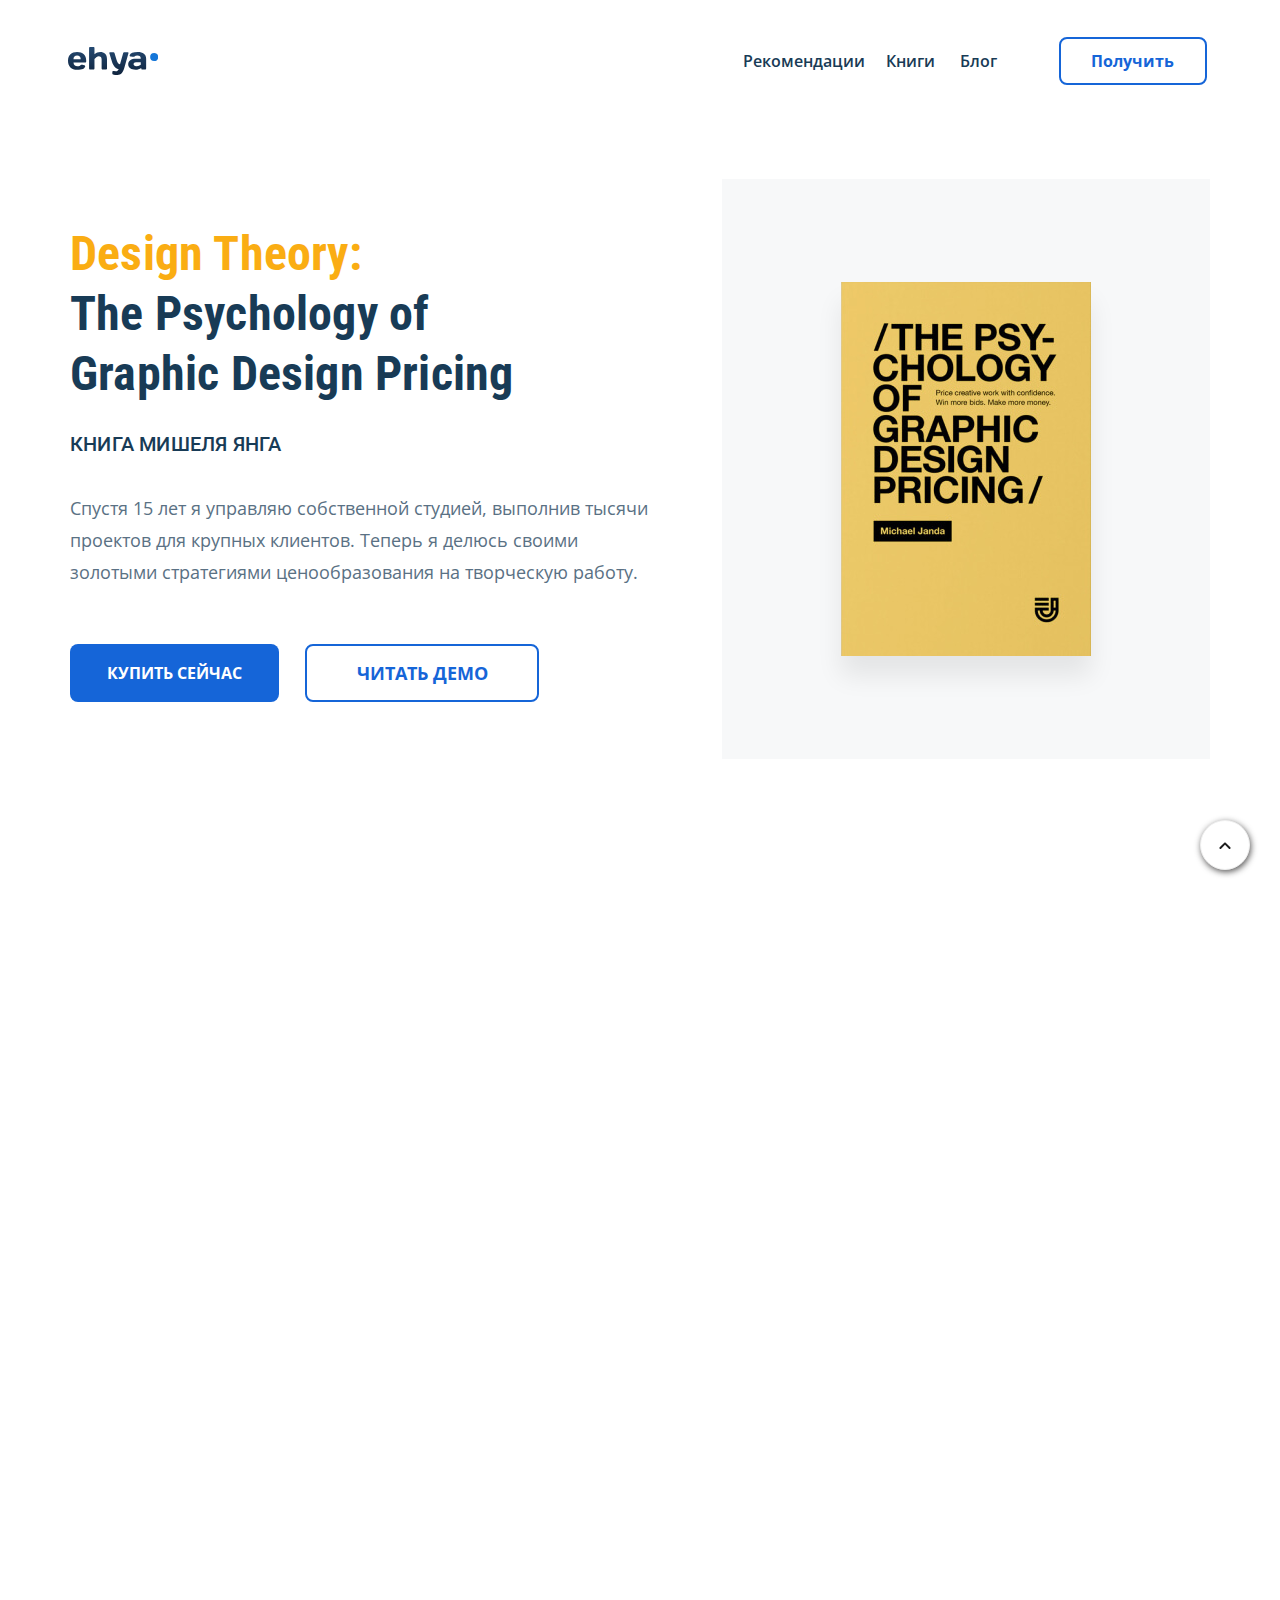
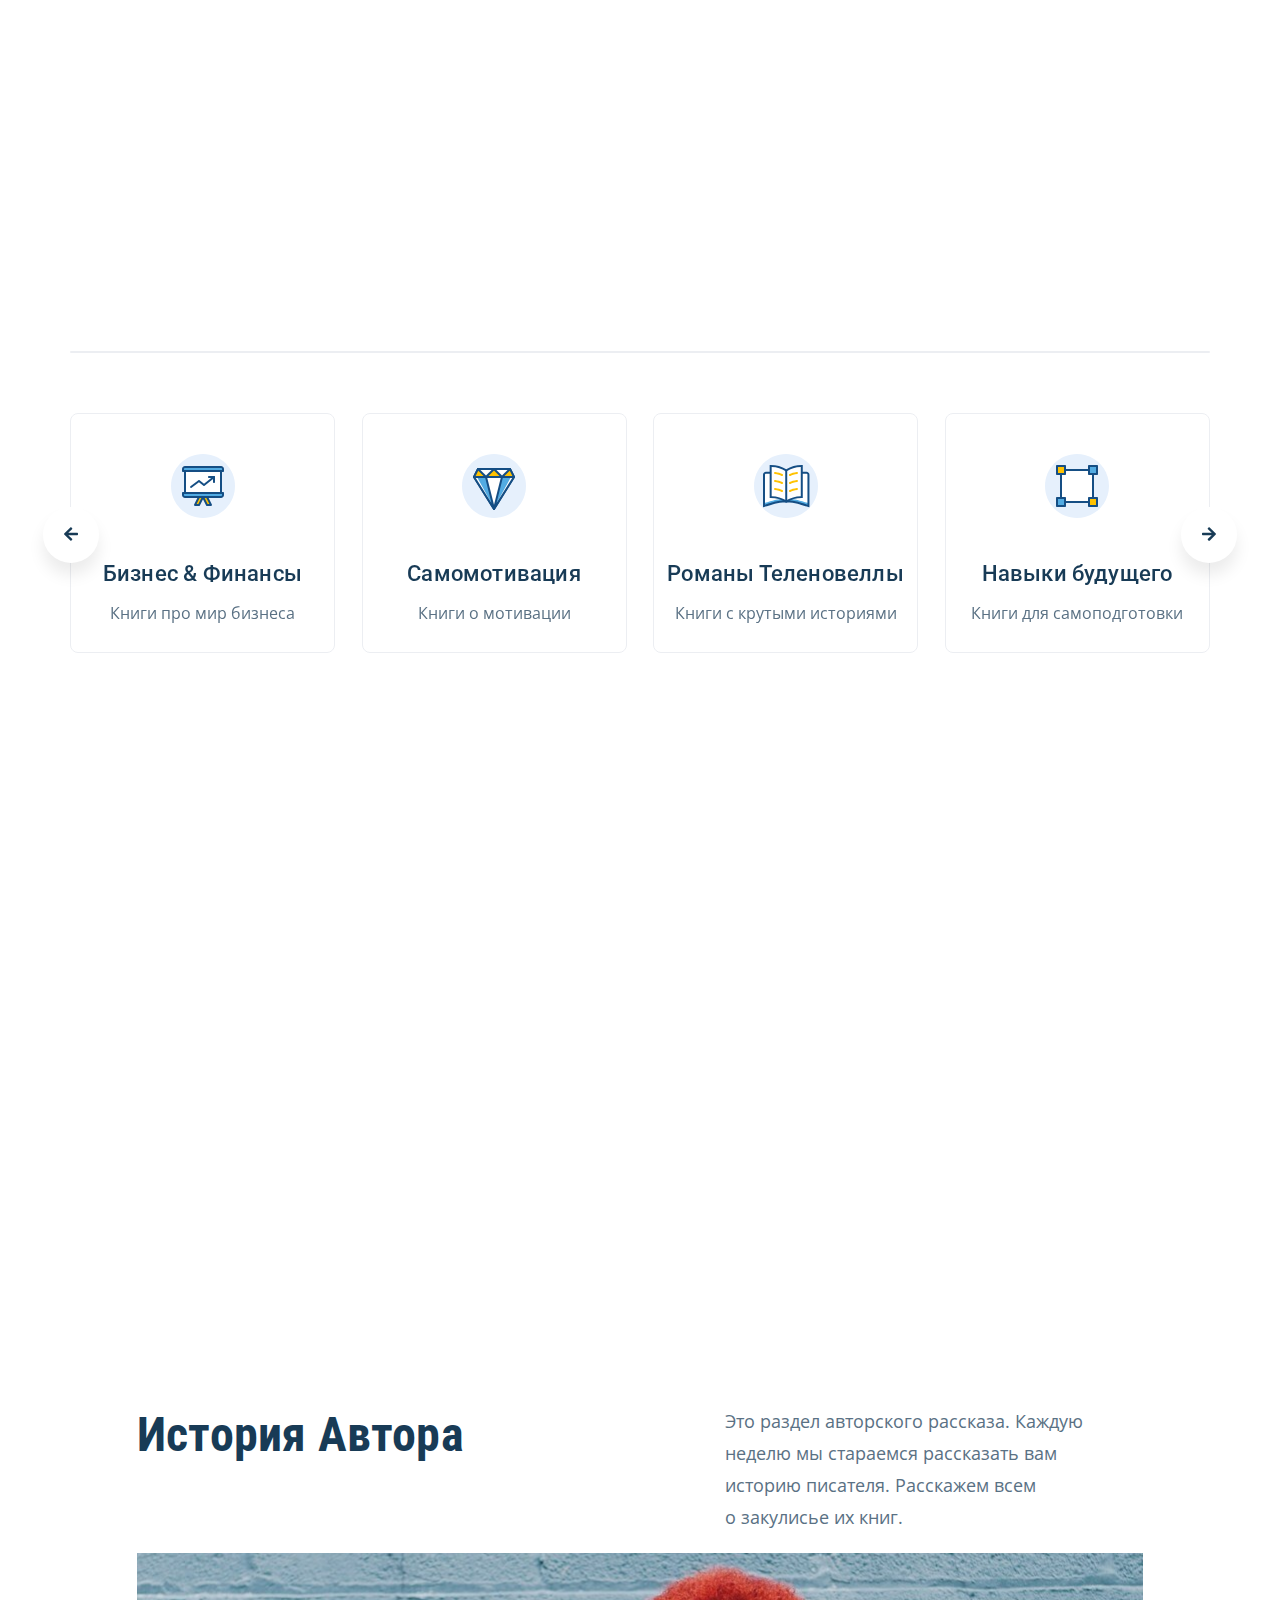
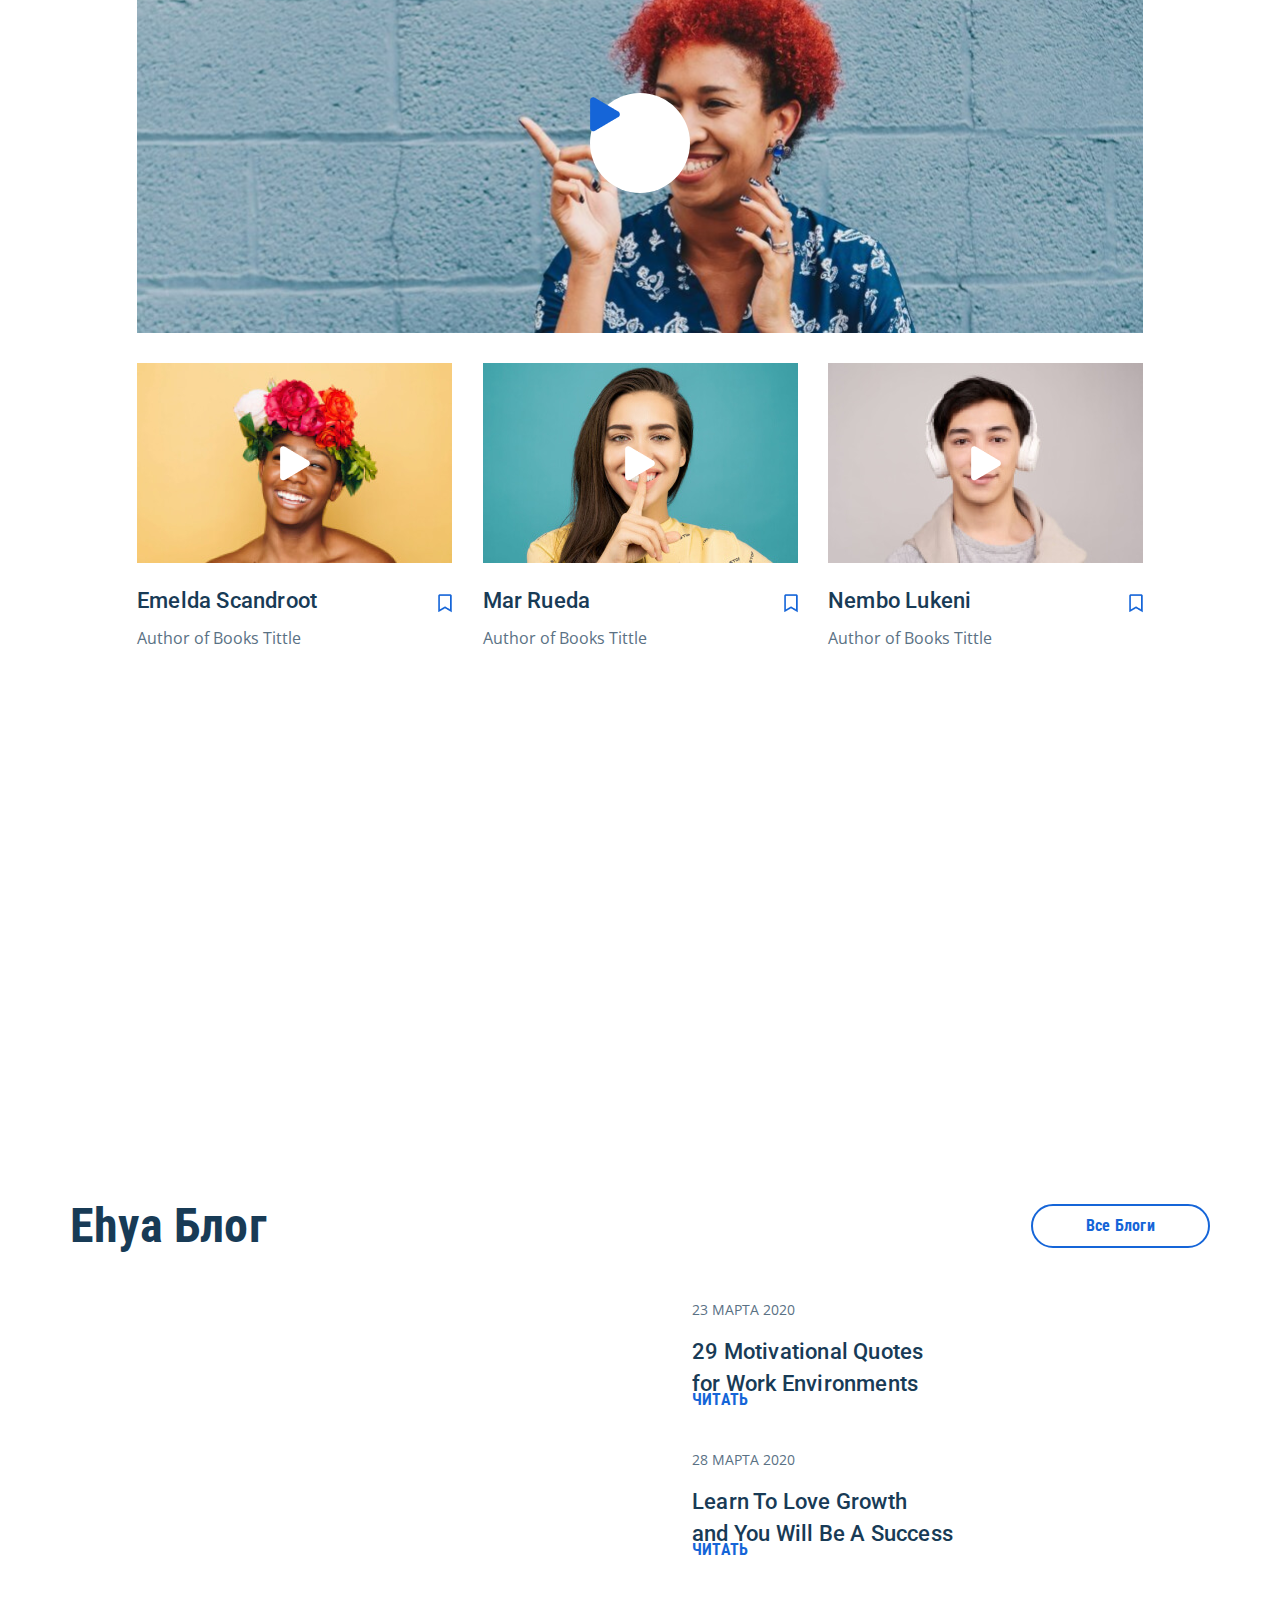
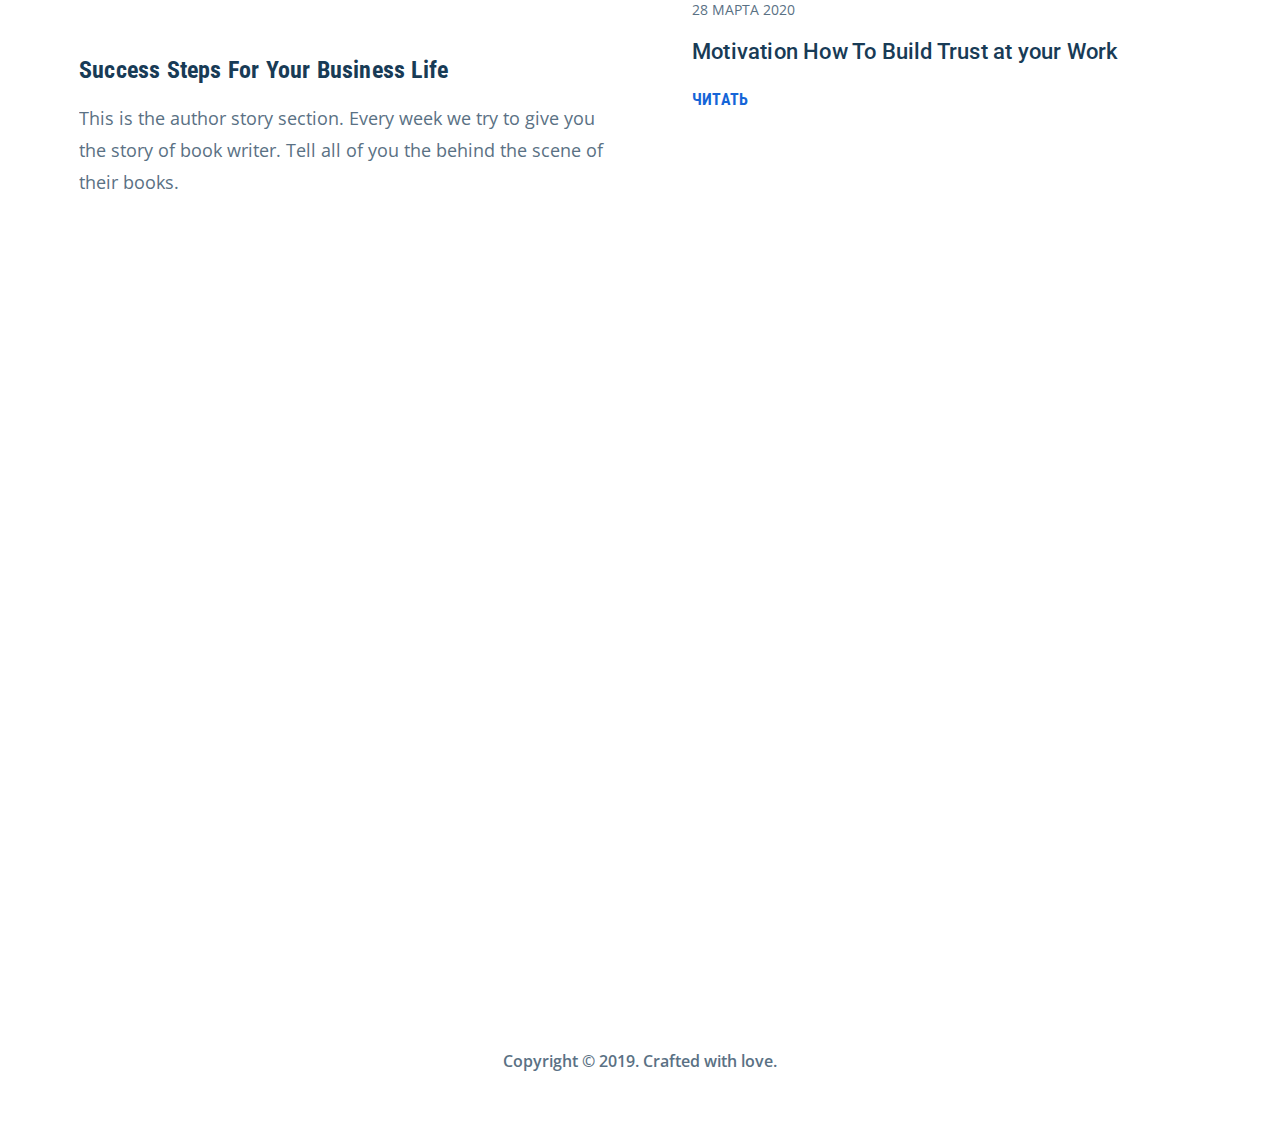
<file: index.html>
<!DOCTYPE html>
<html lang="ru">
<head>
  <meta charset="UTF-8">
  <meta http-equiv="X-UA-Compatible" content="IE=edge">
  <meta name="viewport" content="width=device-width, initial-scale=1.0">
  <title>Bookstore: Главная страница</title>
  <link rel="shortcut icon" href="img/favicon.ico" type="image/x-icon">
  <link rel="icon" href="img/favicon.ico" type="image/x-icon">
  <link rel="preconnect" href="https://fonts.gstatic.com">
  <link
    href="https://fonts.googleapis.com/css2?family=Open+Sans:wght@400;600;700&family=Roboto+Condensed:wght@700&family=Roboto:wght@400;500&display=swap"
    rel="stylesheet">
  <link rel="stylesheet" href="css/aos.css">
  <link rel="stylesheet" href="css/jquery.fancybox.min.css">
  <link rel="stylesheet" href="css/swiper-bundle.min.css">
  <link rel="stylesheet" href="css/style.css">
</head>
<body>
  <!-- Шапка сайта -->
  <header id="header" class="header header--mobile">
    <div class="container">
      <div class="navbar">
        <a id="header" href="#" class="logo navbar-logo">
          <img src="img/logo.svg" alt="Logo: Ehya" class="logo__image navbar-logo__image">
        </a>
        <div class="navbar-menu">
          <a class="link navbar-menu__item navbar-menu__item--first" href="#recommendations">Рекомендации</a>
          <a class="link navbar-menu__item" href="#book">Книги</a>
          <a class="link navbar-menu__item navbar-menu__item--position" href="#blog">Блог</a>
          <button data-toggle="modal" class="button navbar-menu__button">Получить</button>
        </div>
        <!-- /.navbar-menu -->
        <div class="navnar-button">
          <button class="menu-button menu-button-mobile">
            <span class="menu-button__line"></span>
            <span class="menu-button__line"></span>
            <span class="menu-button__line"></span>
          </button>
        </div>
        <!-- /.navnar-button -->
      </div>
      <!-- /.navbar -->
    </div>
    <!-- /.container -->
  </header>
  <!-- /.header -->
  <div class="about">
    <div class="container">
      <div class="about-wrapper">
        <div class="about-info">
          <h1 class="about-info__title"><span class="about-info__name">Design Theory:</span><br class="about-info__br">
          The Psychology of
          Graphic Design Pricing</h1>
          <h4 class="about-info__autor">Книга Мишеля Янга</h4>
          <p class="about-info__text">Спустя 15 лет я управляю собственной студией, выполнив тысячи проектов для крупных клиентов. Теперь я делюсь своими
          золотыми стратегиями ценообразования на творческую работу.
          
          </p>
          <div class="about-info__wrapper">
            <a href="https://cutt.ly/Ynk0QHu" class="button about-info__button-primary about-info__link" target="_blank">Купить сейчас</a>
            <a href="https://michaeljanda.com/psychopricing/" class="button about-info__button-outline about-info__link" target="_blank">Читать демо</a>
          </div>
          <!-- /.about-info__wrapper -->
        </div>
        <!-- /.about-info -->
        <div class="about-book">
          <span class="about-book__backgraund"></span>
          <img data-aos="zoom-in-up" src="img/book-title.jpg" alt="Image: Book - Design Theory" class="about-book__img">
        </div>
        <!-- /.about-book -->
      </div>
      <!-- /.about-wrapper -->
    </div>
    <!-- /.container -->
  </div>
  <!-- /.about -->
  <div class="recommendations">
    <div class="container">
      <div class="recommendations-wrapper">
        <div data-aos="fade-up" data-aos-duration="300" class="recommendations-info">
          <h2 class="recommendations-info__title">Рекомендации<a id="recommendations"></a></h2>
          <!-- Первая карточка -->
          <div class="recommendations-info__block">
          <div class="recommendations-info__item recommendations-info__item--first">
            <img loading=lazy src="img/item/book-1.jpg" alt="Icon: Book" class="recommendations-info__img">
            <div class="recommendations-info__info">
              <h3 class="recommendations-info__name">The World of
                Abstract Art</h3>
              <span class="recommendations-info__genres">Art & Design</span>
              <span class="recommendations-info__price">$25.00</span>
              <div class="recommendations-info__wrapper">
                <button class="recommendations-info__button">Купить
                </button>
                <button class="recommendations-info__fovorites">
                  <!-- <img src="img/heart.png" alt="Icon: Favorites" class="recommendations-info__icon"> -->
                </button>
              </div>
              <!-- /.recommendations-info__wrapper -->
            </div>
            <!-- /.recommendations-info__info -->
          </div>
          <!-- /.recommendations-info__item -->
          <!-- Вторая карточка -->
          <div class="recommendations-info__item recommendations-info__item--second">
            <img loading=lazy src="img/item/book-2.jpg" alt="Icon: Book" class="recommendations-info__img">
            <div class="recommendations-info__info">
              <h3 class="recommendations-info__name">Educated :
                <br>a Memoir</h3>
              <span class="recommendations-info__genres">Education</span>
              <span class="recommendations-info__price">$28.00</span>
              <div class="recommendations-info__wrapper">
                <button class="recommendations-info__button">Купить
                </button>
                <button  id="favorites-5" class="recommendations-info__fovorites">
                </button>
              </div>
              <!-- /.recommendations-info__wrapper -->
            </div>
            <!-- /.recommendations-info__info -->
          </div>
          <!-- /.recommendations-info__item -->
          <!-- Третья карточка -->
          <div class="recommendations-info__item recommendations-info__item--third">
            <img loading=lazy src="img/item/book-3.jpg" alt="Icon: Book" class="recommendations-info__img">
            <div class="recommendations-info__info">
              <h3 class="recommendations-info__name">The Blue
                Flowers Ray…</h3>
              <span class="recommendations-info__genres">Novel</span>
              <span class="recommendations-info__price">$19.50</span>
              <div class="recommendations-info__wrapper">
                <button class="recommendations-info__button">Купить
                </button>
                <button id="favorites-6" class="recommendations-info__fovorites">
                </button>
              </div>
              <!-- /.recommendations-info__wrapper -->
            </div>
            <!-- /.recommendations-info__info -->
          </div>
          <!-- /.recommendations-info__item -->
          <!-- Четвертая карточка -->
          <div class="recommendations-info__item recommendations-info__item--fourth">
            <img loading=lazy src="img/item/book-4.jpg" alt="Icon: Book" class="recommendations-info__img">
            <div class="recommendations-info__info">
              <h3 class="recommendations-info__name">There There :<br>
                a Novel by TO</h3>
              <span class="recommendations-info__genres">Novel</span>
              <span class="recommendations-info__price">$20.00</span>
              <div class="recommendations-info__wrapper">
                <button class="recommendations-info__button">Купить
                </button>
                <button class="recommendations-info__fovorites">
                </button>
              </div>
              <!-- /.recommendations-info__wrapper -->
            </div>
            <!-- /.recommendations-info__info -->
          </div>
          <!-- /.recommendations-info__item -->
          <!-- Пятая карточка -->
          <div class="recommendations-info__item recommendations-info__item--fifth">
            <img loading=lazy src="img/item/book-5.jpg" alt="Icon: Book" class="recommendations-info__img">
            <div class="recommendations-info__info">
              <h3 class="recommendations-info__name">WMNDFL :
                <br>The Inspiration</h3>
              <span class="recommendations-info__genres">Business</span>
              <span class="recommendations-info__price">$23.00</span>
              <div class="recommendations-info__wrapper">
                <button class="recommendations-info__button">Купить
                </button>
                <button class="recommendations-info__fovorites">
                </button>
              </div>
              <!-- /.recommendations-info__wrapper -->
            </div>
            <!-- /.recommendations-info__info -->
          </div>
          <!-- /.recommendations-info__item -->
          <!-- Шестая карточка -->
          <div class="recommendations-info__item recommendations-info__item--sixth">
            <img loading=lazy src="img/item/book-6.jpg" alt="Icon: Book" class="recommendations-info__img">
            <div class="recommendations-info__info">
              <h3 class="recommendations-info__name">Making<br>
                Things Happen</h3>
              <span class="recommendations-info__genres">Motivation</span>
              <span class="recommendations-info__price">$23.00</span>
              <div class="recommendations-info__wrapper">
                <button class="recommendations-info__button">Купить
                </button>
                <button class="recommendations-info__fovorites">
                </button>
              </div>
              <!-- /.recommendations-info__wrapper -->
            </div>
            <!-- /.recommendations-info__info -->
          </div>
          <!-- /.recommendations-info__item -->
          </div>
          <!-- /.recommendations-info__block -->
          <button class="link recommendations-info__button-more">Больше рекомендаций</button>
        </div>
        <!-- /.recommendations-info -->
        <div data-aos="fade-up" data-aos-duration="500" class="recommendations-top">
          <h2 class="recommendations-top__title">Топ Месяца</h2>
          <div class="recommendations-top__wrapper">
            <span class="recommendations-top__backgraund"></span>
            <div class="recommendations-top__item">
              <img loading=lazy src="img/item/book-top-1.jpg" alt="Icon: Book" class="recommendations-top__img">
              <div class="recommendations-top__info">
                <h3 class="recommendations-top__name">Sprint : Solve,
                Test in 5 Days</h3>
                <span class="recommendations-top__price">$23.00</span>
                <button class="recommendations-top__button">Купить
                </button>
              </div>
              <!-- /.recommendations-top__info -->
            </div>
            <!-- /.recommendations-top__item -->
            <div class="recommendations-top__item">
              <img loading=lazy src="img/item/book-top-2.jpg" alt="Icon: Book" class="recommendations-top__img">
              <div class="recommendations-top__info">
                <h3 class="recommendations-top__name">Hacking Growth
                Break Problem</h3>
                <span class="recommendations-top__price">$23.00</span>
                <button class="recommendations-top__button">Купить
                </button>
              </div>
              <!-- /.recommendations-top__info -->
            </div>
            <!-- /.recommendations-top__item -->
            <div class="recommendations-top__item">
              <img loading=lazy src="img/item/book-top-3.jpg" alt="Icon: Book" class="recommendations-top__img">
              <div class="recommendations-top__info">
                <h3 class="recommendations-top__name">Very Nice a
                Novel by Mercy</h3>
                <span class="recommendations-top__price">$23.00</span>
                <button class="recommendations-top__button">Купить
                </button>
              </div>
              <!-- /.recommendations-top__info -->
            </div>
            <!-- /.recommendations-top__item -->
            <div class="recommendations-top__item">
              <img loading=lazy src="img/item/book-top-4.jpg" alt="Icon: Book" class="recommendations-top__img">
              <div class="recommendations-top__info">
                <h3 class="recommendations-top__name">Hooked : How to
                Build Products</h3>
                <span class="recommendations-top__price">$23.00</span>
                <button class="recommendations-top__button">Купить
                </button>
              </div>
              <!-- /.recommendations-top__info -->
            </div>
            <!-- /.recommendations-top__item -->
            <span class="recommendations-top__line"></span>
            <button class="link recommendations-top__button-best">Лучшие книги</button>
          </div>
          <!-- /.recommendations-top__wrapper -->
        </div>
        <!-- /.recommendations-top -->
      </div>
      <!-- /.recommendations-wrapper -->
      <div class="recommendations-bottom">
        <div class="recommendations-bottom__line"></div>
      </div>
      <!-- /.recommendations-line -->
    </div>
    <!-- /.container -->
  </div>
  <!-- /.recommendations -->
  <div class="genres">
    <div class="container">
      <div class="genres-wrapper">
        <div class="swiper-container mySwiper genres-container">
          <div class="swiper-wrapper genres-swiper">
            <div class="swiper-slide genres-swiper__slide">
              <div class="genres-swiper__item">
                <img loading=lazy src="img/icon-genres-1.svg" alt="" class="genres-swiper__img">
                <h3 class="genres-swiper__title">Бизнес & Финансы</h3>
                <span class="genres-swiper__text">Книги про мир бизнеса</span>
              </div>
            </div>
            <div class="swiper-slide genres-swiper__slide">
              <div class="genres-swiper__item">
                <img loading=lazy src="img/icon-genres-2.svg" alt="" class="genres-swiper__img">
                <h3 class="genres-swiper__title">Самомотивация</h3>
                <span class="genres-swiper__text">Книги о мотивации</span>
              </div>
            </div>
            <div class="swiper-slide genres-swiper__slide">
              <div class="genres-swiper__item">
                <img loading=lazy src="img/icon-genres-3.svg" alt="" class="genres-swiper__img">
                <h3 class="genres-swiper__title">Романы Теленовеллы</h3>
                <span class="genres-swiper__text">Книги с крутыми историями</span>
              </div>
            </div>
            <div class="swiper-slide genres-swiper__slide">
              <div class="genres-swiper__item">
                <img loading=lazy src="img/icon-genres-4.svg" alt="" class="genres-swiper__img">
                <h3 class="genres-swiper__title">Навыки будущего</h3>
                <span class="genres-swiper__text">Книги для самоподготовки</span>
              </div>
            </div>
            <div class="swiper-slide genres-swiper__slide genres-swiper__slide-mobile">
              <div class="genres-swiper__item">
                <img loading=lazy src="img/icon-genres-1.svg" alt="" class="genres-swiper__img">
                <h3 class="genres-swiper__title">Саморазвитие</h3>
                <span class="genres-swiper__text">Книги о саморазвитии</span>
              </div>
            </div>
          </div>
        </div>
        <div class="swiper-container mySwiper genres-container mobile-swiper">
          <div class="swiper-wrapper genres-swiper">
            <div class="swiper-slide genres-swiper__slide">
              <div class="genres-swiper__item">
                <img loading=lazy src="img/icon-genres-3.svg" alt="" class="genres-swiper__img">
                <h3 class="genres-swiper__title">Романы Теленовеллы</h3>
                <span class="genres-swiper__text">Книги с крутыми историями</span>
              </div>
            </div>
            <div class="swiper-slide genres-swiper__slide">
              <div class="genres-swiper__item">
                <img loading=lazy src="img/icon-genres-4.svg" alt="" class="genres-swiper__img">
                <h3 class="genres-swiper__title">Навыки будущего</h3>
                <span class="genres-swiper__text">Книги для самоподготовки</span>
              </div>
            </div>
            <div class="swiper-slide genres-swiper__slide">
              <div class="genres-swiper__item">
                <img loading=lazy src="img/icon-genres-2.svg" alt="" class="genres-swiper__img">
                <h3 class="genres-swiper__title">Самомотивация</h3>
                <span class="genres-swiper__text">Книги о мотивации</span>
              </div>
            </div>
            <div class="swiper-slide genres-swiper__slide">
              <div class="genres-swiper__item">
                <img loading=lazy src="img/icon-genres-1.svg" alt="" class="genres-swiper__img">
                <h3 class="genres-swiper__title">Бизнес & Финансы</h3>
                <span class="genres-swiper__text">Книги про мир бизнеса</span>
              </div>
            </div>
          </div>
        </div>
      </div>
      <div class="genres-bottom">
        <button tabindex="-1" class="swiper-button-disabled genres-bottom__button genres-bottom__button-prev">
          <img class="genres-bottom__button-img genres-bottom__button-img-prev" src="img/arrow.svg" alt="">
        </button>
        <button class="genres-bottom__button genres-bottom__button-next">
          <img class="genres-bottom__button-img" src="img/arrow.svg" alt="">
        </button>
      </div>
      <!-- /.genres-bottom -->
    </div>
    <!-- /.container -->
  </div>
  <!-- /.genres -->
  <div data-aos-duration="400" data-aos="fade-up" class="unreleased">
    <div class="container">
      <div class="unreleased-wrapper">
        <div class="unreleased-wrapper__top">
          <h2 class="unreleased-wrapper__title">Неизданные книги<a id="book"></a></h2>
          <div class="unreleased-wrapper__button">
            <button class="unreleased-wrapper__prev">
              <img class="unreleased-wrapper__icon" src="img/arrow-prev.png" alt="">
            </button>
            <button class="unreleased-wrapper__next">
              <img class="unreleased-wrapper__icon" src="img/arrow-next.png" alt="">
            </button>
          </div>
          <!-- /.unreleased-wrapper__button -->
        </div>
        <div class="swiper-container mySwiper unreleased-container">
          <div class="swiper-wrapper unreleased-swiper">
            <div class="swiper-slide unreleased-swiper__slide">
              <a href="#" class="unreleased-swiper__link">
                <img loading=lazy src="img/item/unreleased-1.jpg" alt="" class="unreleased-swiper__img">
              </a>
            </div>
            <div class="swiper-slide unreleased-swiper__slide">
              <a href="#" class="unreleased-swiper__link">
                <img loading=lazy src="img/item/unreleased-2.jpg" alt="" class="unreleased-swiper__img">
              </a>
            </div>
            <div class="swiper-slide unreleased-swiper__slide">
              <a href="#" class="unreleased-swiper__link">
                <img loading=lazy src="img/item/unreleased-3.jpg" alt="" class="unreleased-swiper__img">
              </a>
            </div>
            <div class="swiper-slide unreleased-swiper__slide">
              <a href="#" class="unreleased-swiper__link">
                <img loading=lazy src="img/item/unreleased-4.jpg" alt="" class="unreleased-swiper__img">
              </a>
            </div>
            <div class="swiper-slide unreleased-swiper__slide">
              <a href="#" class="unreleased-swiper__link">
                <img loading=lazy src="img/item/unreleased-5.jpg" alt="" class="unreleased-swiper__img">
              </a>
            </div>
            <div class="swiper-slide unreleased-swiper__slide">
              <a href="#" class="unreleased-swiper__link">
                <img loading=lazy src="img/item/unreleased-6.jpg" alt="" class="unreleased-swiper__img">
              </a>
            </div>
            <div class="swiper-slide unreleased-swiper__slide">
              <a href="#" class="unreleased-swiper__link">
                <img loading=lazy src="img/item/unreleased-7.jpg" alt="" class="unreleased-swiper__img">
              </a>
            </div>
            <div class="swiper-slide unreleased-swiper__slide">
              <a href="#" class="unreleased-swiper__link">
                <img loading=lazy src="img/item/unreleased-8.jpg" alt="" class="unreleased-swiper__img">
              </a>
            </div>
          </div>
          <!-- /.unreleased-swiper -->
        </div>
        <!-- /.unreleased-container -->
      </div>
      <!-- /.unreleased-wrapper -->
    </div>
    <!-- /.container -->
  </div>
  <!-- /.unreleased -->
  <div class="story">
    <div class="container">
      <div class="story-wrapper">
        <div class="story-wrapper__top">
          <h2 class="story-wrapper__title">История Автора</h2>
          <p class="story-wrapper__description">Это раздел авторского рассказа. Каждую неделю мы стараемся рассказать вам историю писателя. Расскажем всем <br>
          о закулисье их книг.</p>
        </div>
        <!-- /.story-wrapper__top -->
        <div class="story-wrapper__video">
          <div class="story-wrapper__item story-wrapper__item--top">
            <a data-fancybox href="https://youtu.be/5kq-PzyUlMs" class="story-wrapper__play story-wrapper__play--top">
              <img src="img/video/play-top.png" alt="" class="story-wrapper__icon story-wrapper__icon--top">
            </a>
          </div>
          <!-- /.story-wrapper__item-central -->
          <div class="story-wrapper__container">
            <div class="story-wrapper__item story-wrapper__item--left">
              <a data-fancybox href="https://youtu.be/HabyPSr68TI" class="story-wrapper__play">
                <img src="img/video/play.png" alt="" class="story-wrapper__icon">
              </a>
            </div>
            <div class="story-wrapper__info">
              <h3 class="story-wrapper__autor">Emelda Scandroot</h3>
              <button class="story-wrapper__favorites">
                <img src="img/video/favorites.png" alt="" class="story-wrapper__favorites-icon">
              </button>
              <p class="story-wrapper__text">Author of Books Tittle</p>
            </div>
            <!-- /.story-wrapper__item -->
          </div>
          <div class="story-wrapper__container">
            <div class="story-wrapper__item story-wrapper__item--central">
              <a data-fancybox href="https://youtu.be/zu_9yWNo0nU" class="story-wrapper__play">
                <img src="img/video/play.png" alt="" class="story-wrapper__icon">
              </a>
            </div>
            <div class="story-wrapper__info">
              <h3 class="story-wrapper__autor">Mar Rueda</h3>
              <button class="story-wrapper__favorites">
                <img src="img/video/favorites.png" alt="" class="story-wrapper__favorites-icon">
              </button>
              <p class="story-wrapper__text">Author of Books Tittle</p>
            </div>
            <!-- /.story-wrapper__item -->
          </div>
          <div class="story-wrapper__container story-wrapper__container--mobile">
            <div class="story-wrapper__item story-wrapper__item--right">
              <a data-fancybox href="https://youtu.be/c1G7Qiuv17s" class="story-wrapper__play">
                <img src="img/video/play.png" alt="" class="story-wrapper__icon">
              </a>
            </div>
            <div class="story-wrapper__info">
              <h3 class="story-wrapper__autor">Nembo Lukeni</h3>
              <button class="story-wrapper__favorites">
                <img src="img/video/favorites.png" alt="" class="story-wrapper__favorites-icon">
              </button>
              <p class="story-wrapper__text">Author of Books Tittle</p>
            </div>
            <!-- /.story-wrapper__item -->
          </div>
          <!-- /.story-wrapper__container -->
        </div>
        <!-- /.story-wrapper__video -->
      </div>
      <!-- /.story-wrapper -->
    </div>
    <!-- /.container -->
  </div>
  <!-- /.story -->

  <div data-aos-duration="400" data-aos="fade-up"    class="publishers">
    <div class="container">
      <div class="publishers-container">
        <h3 class="publishers-container__title">Некоторые из издателей, с которыми мы сотрудничали</h3>
        <div class="publishers-wrapper">
          <div class="publishers-wrapper__top">
            <a target="_blank" href="https://slack.com/intl/en-ua/" class="publishers-wrapper__link">
              <img loading=lazy src="img/publishers/slack.png" alt="" class="publishers-wrapper__icon publishers-wrapper__icon--slack">
            </a>
            <a target="_blank" href="https://www.netflix.com/ua-ru/" class="publishers-wrapper__link">
              <img loading=lazy src="img/publishers/netflix.png" alt="" class="publishers-wrapper__icon publishers-wrapper__icon--netflix">
            </a>
            <a target="_blank" href="https://www.fitbit.com/global/us/home" class="publishers-wrapper__link">
              <img loading=lazy src="img/publishers/fitbit.png" alt="" class="publishers-wrapper__icon publishers-wrapper__icon--fitbit">
            </a>
            <a target="_blank" href="https://about.google/intl/ru/" class="publishers-wrapper__link">
              <img loading=lazy src="img/publishers/google.png" alt="" class="publishers-wrapper__icon publishers-wrapper__icon--google">
            </a>
            <a target="_blank" href="https://www.airbnb.ru/" class="publishers-wrapper__link">
              <img loading=lazy src="img/publishers/airbnb.png" alt="" class="publishers-wrapper__icon publishers-wrapper__icon--airbnb">
            </a>
            <a target="_blank" href="https://www.uber.com/ua/ru/" class="publishers-wrapper__link">
              <img loading=lazy src="img/publishers/uber.png" alt="" class="publishers-wrapper__icon publishers-wrapper__icon--uber">
            </a>
          </div>
          <!-- /.publishers-wrapper__top -->
          <div class="publishers-wrapper__bottom">
            <a target="_blank" href="https://www.netflix.com/ua-ru/" class="publishers-wrapper__link">
              <img loading=lazy src="img/publishers/netflix.png" alt="" class="publishers-wrapper__icon">
            </a>
            <a target="_blank" href="https://www.airbnb.ru/" class="publishers-wrapper__link">
              <img loading=lazy src="img/publishers/airbnb.png" alt="" class="publishers-wrapper__icon">
            </a>
            <a target="_blank" href="https://slack.com/intl/en-ua/" class="publishers-wrapper__link">
              <img loading=lazy src="img/publishers/slack.png" alt="" class="publishers-wrapper__icon">
            </a>
            <a target="_blank" href="https://www.uber.com/ua/ru/" class="publishers-wrapper__link">
              <img loading=lazy src="img/publishers/uber.png" alt="" class="publishers-wrapper__icon">
            </a>
            <a target="_blank" href="https://www.fitbit.com/global/us/home" class="publishers-wrapper__link">
              <img loading=lazy src="img/publishers/fitbit.png" alt="" class="publishers-wrapper__icon">
            </a>
            <a target="_blank" href="https://about.google/intl/ru/" class="publishers-wrapper__link">
              <img loading=lazy src="img/publishers/google.png" alt="" class="publishers-wrapper__icon">
            </a>
          </div>
          <!-- /.publishers-wrapper__bottom -->
        </div>
        <!-- /.publishers-wrapper -->
      </div>
      <!-- /.publishers-container -->
    </div>
    <!-- /.container -->
  </div>
  <!-- /.publishers -->

  <div class="blog">
    <div class="container">
      <div class="blog-wrapper">
        <div class="blog-wrapper__top">
          <h2 class="blog-wrapper__title">Ehya Блог<a id="blog"></a></h2>
          <a href="#" class="blog-wrapper__button">Все Блоги</a>
        </div>
        <!-- /.blog-wrapper__top -->
        <div class="blog-wrapper__central">
          <img loading=lazy src="img/blog/central.jpg" alt="" class="news blog-wrapper__img blog-wrapper__img--central">
          <h3 class="news blog-wrapper__news-title blog-wrapper__news-title--central">Success Steps For Your Business Life</h3>
          <p class="blog-wrapper__text">This is the author story section. Every week we try to give you the story of book writer. Tell all of you the behind the
          scene of their books.</p>
        </div>
        <!-- /.blog-wrapper__central -->
        <div class="blog-wrapper__other">
          <div class="blog-wrapper__item">
            <img loading=lazy src="img/blog/news-1.jpg" alt="" class="news blog-wrapper__img">
            <div class="blog-wrapper__info">
              <span class="blog-wrapper__data">23 марта 2020</span>
              <h3 class="news blog-wrapper__news-title blog-wrapper__news-title--first">29 Motivational Quotes
              for Work Environments</h3>
              <a target="_blank" href="#" class="link blog-wrapper__link">Читать</a>
            </div>
          </div>
          <!-- /.blog-wrapper__item -->
          <div class="blog-wrapper__item">
            <img loading=lazy src="img/blog/news-2.jpg" alt="" class="news blog-wrapper__img">
            <div class="blog-wrapper__info">
              <span class="blog-wrapper__data">28 марта 2020</span>
              <h3 class="news blog-wrapper__news-title">Learn To Love Growth<br> and You Will Be A Success</h3>
              <a target="_blank" href="#" class="link blog-wrapper__link">Читать</a>
            </div>
          </div>
          <!-- /.blog-wrapper__item -->
          <div class="blog-wrapper__item">
            <img loading=lazy src="img/blog/news-3.jpg" alt="" class="news blog-wrapper__img">
            <div class="blog-wrapper__info">
              <span class="blog-wrapper__data">28 марта 2020</span>
              <h3 class="news blog-wrapper__news-title">Motivation How To Build
              Trust at your Work</h3>
              <a target="_blank" href="#" class="link blog-wrapper__link">Читать</a>
            </div>
          </div>
          <!-- /.blog-wrapper__item -->
        </div>
        <!-- /.blog-wrapper__other -->
        
      </div>
      <!-- /.blog-wrapper -->
    </div>
    <!-- /.container -->
  </div>
  <!-- /.blog -->

  <div data-aos-duration="400" data-aos="fade-up"  class="registration">
    <div class="container">
      <div class="registration-container">
        <div class="registration-wrapper">
          <div class="oval registration-wrapper__oval registration-wrapper__oval--first"></div>
          <div class="oval registration-wrapper__oval registration-wrapper__oval--second"></div>
          <div class="oval-background registration-wrapper__background"></div>
          <h2 class="registration-wrapper__title">Будь первым, кто узнает<br class="registration-wrapper__br"> о наших акциях</h2>
          <form action="send.php" method="POST" class="subscribe registration-wrapper__subscribe subscribe-form">
            <img loading=lazy src="img/mail.png" alt="" class="registration-wrapper__img">
            <input type="email" placeholder="Ваш Email" class="registration-wrapper__input subscribe__input" name="email"
              required style="color: #333333">
            <button name="button-form" value="mail" class="subscribe__button registration-wrapper__button"
              type="submit">Регистрация</button>
          </form>
        </div>
        <!-- /.registration-wrapper -->
      </div>
      <!-- /.registration-container -->
    </div>
    <!-- /.container -->
  </div>
  <!-- /.registration -->
  <div class="footer">
    <div class="container">
      <div class="footer-wrapper">
        <div data-aos-duration="200" data-aos="fade-up" class="footer-wrapper__info">
          <a href="#" class="logo footer-wrapper__logo">
            <img loading=lazy src="img/logo.svg" alt="Logo: Ehya" class="logo__image footer-wrapper__image">
          </a>
          <p class="footer-wrapper__text">Создайте современный и креативный веб-сайт с crealand</p>
          <div class="footer-wrapper__links">
            <a target="_blank" href="https://about.google/" class="footer-wrapper__social">
              <img loading=lazy src="img/google.png" alt="" class="footer-wrapper__icon">
            </a>
            <a target="_blank" href="https://twitter.com/?lang=ru"  class="footer-wrapper__social">
              <img loading=lazy src="img/twitter.png" alt="" class="footer-wrapper__icon">
            </a>
            <a target="_blank" href="https://www.instagram.com/?hl=ru"   class="footer-wrapper__social">
              <img loading=lazy src="img/instagram.png" alt="" class="footer-wrapper__icon">
            </a>
            <a target="_blank" href="https://ru.linkedin.com/"   class="footer-wrapper__social">
              <img loading=lazy src="img/in.png" alt="" class="footer-wrapper__icon">
            </a>
          </div>
        </div>
        <!-- /.footer-wrapper__info -->
        <div data-aos-duration="300" data-aos="fade-up" class="footer-wrapper__item">
          <h3 class="footer-wrapper__title">Продукт</h3>
          <a target="_blank" href="#" class="link footer-wrapper__link">Лэндинг</a>
          <a target="_blank" href="#" class="link footer-wrapper__link">Функции</a>
          <a target="_blank" href="#" class="link footer-wrapper__link">Документация</a>
          <a target="_blank" href="#" class="link footer-wrapper__link">Скидки</a>
          <a target="_blank" href="#" class="link footer-wrapper__link">Расценки</a>
        </div>
        <!-- /.footer-wrapper__item -->
        <div data-aos-duration="400" data-aos="fade-up" class="footer-wrapper__item">
          <h3 class="footer-wrapper__title">Сервисы</h3>
          <a target="_blank" href="#" class="link footer-wrapper__link">Документация</a>
          <a target="_blank" href="#" class="link footer-wrapper__link">Дизайн</a>
          <a target="_blank" href="#" class="link footer-wrapper__link">Темы</a>
          <a target="_blank" href="#" class="link footer-wrapper__link">Илюстрации</a>
          <a target="_blank" href="#" class="link footer-wrapper__link">UI Kit</a>
        </div>
        <!-- /.footer-wrapper__item -->
        <div data-aos-duration="500" data-aos="fade-up" class="footer-wrapper__item">
          <h3 class="footer-wrapper__title">Компания</h3>
          <a target="_blank" href="#" class="link footer-wrapper__link">О нас</a>
          <a target="_blank" href="#" class="link footer-wrapper__link">Условия</a>
          <a target="_blank" href="#" class="link footer-wrapper__link">Privacy Policy</a>
          <a target="_blank" href="#" class="link footer-wrapper__link">Careers</a>
        </div>
        <!-- /.footer-wrapper__item -->
        <div data-aos-duration="600" data-aos="fade-up" class="footer-wrapper__item">
          <h3 class="footer-wrapper__title">Еще..</h3>
          <a target="_blank" href="#" class="link footer-wrapper__link">Документация</a>
          <a target="_blank" href="#" class="link footer-wrapper__link">Лицензия</a>
          <a target="_blank" href="#" class="link footer-wrapper__link">Изменения</a>
        </div>
        <!-- /.footer-wrapper__item -->
      </div>
      <!-- /.footer-wrapper -->
      <div class="footer-bottom">
        <button data-aos="zoom-in" class="footer-bottom__button">
          <img src="img/heart-bottom.png" alt="" class="footer-bottom__img">
        </button>
        <p class="footer-bottom__text">Copyright © 2019. Crafted with love.</p>
      </div>
      <!-- /.footer-bottom -->
    </div>
    <!-- /.container -->
  </div>
  <!-- /.footer -->

  <a href="#header" class="return-top">
    <img src="img/return.svg" alt="Вверх">
  </a>

  <div class="modal">
    <div class="modal__overlay close-modal">
  
    </div>
    <!-- /.modal__overlay -->
    <div class="modal__dialog">
      <a href="#" class="modal__close close-modal"><img src="img/close.svg" alt="Icon: Close" loading=lazy>
      </a>
      <h3 class="modal__title">Получить консультацию:</h3>
      <form action="send.php" method="POST" onsubmit="send(event, 'send.php')" class="modal__form">
        <input type="text" class="input modal__input" placeholder="Ваше имя*" name="name" required minlength="2">
        <input type="tel" class="input modal__input" placeholder="Номер телефона*" name="phone" required minlength="18">
        <input type="email" placeholder="Электронная почта*" class="input modal__input" name="email" required>
        <textarea class="message modal__message" placeholder="Здесь можете задать интересующий вас вопрос" name="message"></textarea>
        <button name="button-form" value="modal" class="button modal__button" type="submit">Получить</button>
        <span class="modal__info">* Обязательно</span>
      </form>
    </div>
    <!-- /.modal__dialog -->
  </div>
  <!-- /.modal -->
  
  <script src="https://www.youtube.com/iframe_api"></script>
  <script src="js/jquery-3.6.0.min.js"></script>
  <script src="js/jquery.validate.min.js"></script>
  <script src="js/jquery.mask.min.js"></script>
  <script src="js/jquery.fancybox.min.js"></script>
  <script src="js/aos.js"></script>
  <script src="js/swiper-bundle.min.js"></script>
  <script src="js/main.js"></script>
</body>
</html>
</file>
<file: css/style.css>
/*! normalize.css v8.0.1 | MIT License | github.com/necolas/normalize.css */html{line-height:1.15;-webkit-text-size-adjust:100%}body{margin:0}main{display:block}h1{font-size:2em;margin:.67em 0}hr{box-sizing:content-box;height:0;overflow:visible}pre{font-family:monospace,monospace;font-size:1em}a{background-color:transparent}abbr[title]{border-bottom:none;text-decoration:underline;-webkit-text-decoration:underline dotted;text-decoration:underline dotted}b,strong{font-weight:bolder}code,kbd,samp{font-family:monospace,monospace;font-size:1em}small{font-size:80%}sub,sup{font-size:75%;line-height:0;position:relative;vertical-align:baseline}sub{bottom:-0.25em}sup{top:-0.5em}img{border-style:none}button,input,optgroup,select,textarea{font-family:inherit;font-size:100%;line-height:1.15;margin:0}button,input{overflow:visible}button,select{text-transform:none}button,[type=button],[type=reset],[type=submit]{-webkit-appearance:button}button::-moz-focus-inner,[type=button]::-moz-focus-inner,[type=reset]::-moz-focus-inner,[type=submit]::-moz-focus-inner{border-style:none;padding:0}button:-moz-focusring,[type=button]:-moz-focusring,[type=reset]:-moz-focusring,[type=submit]:-moz-focusring{outline:1px dotted ButtonText}fieldset{padding:.35em .75em .625em}legend{box-sizing:border-box;color:inherit;display:table;max-width:100%;padding:0;white-space:normal}progress{vertical-align:baseline}textarea{overflow:auto}[type=checkbox],[type=radio]{box-sizing:border-box;padding:0}[type=number]::-webkit-inner-spin-button,[type=number]::-webkit-outer-spin-button{height:auto}[type=search]{-webkit-appearance:textfield;outline-offset:-2px}[type=search]::-webkit-search-decoration{-webkit-appearance:none}::-webkit-file-upload-button{-webkit-appearance:button;font:inherit}details{display:block}summary{display:list-item}template{display:none}[hidden]{display:none}*{box-sizing:border-box}img{margin:0;max-width:100%}li{list-style-type:none}body{font-family:"Open Sans",sans-serif}.container{max-width:1140px;margin:auto}.button{font-family:"Open Sans",sans-serif;cursor:pointer}h1,h2,h3,h4,p{margin:0}button,input,a{outline:none}.invalid{color:#fff}.subscribe-form{position:relative}.subscribe-invalid{position:absolute;bottom:-20px;color:#fff}.return-top{position:fixed;z-index:100;display:flex;justify-content:center;align-items:center;width:50px;height:50px;bottom:30px;right:30px;padding:17px 18px;box-shadow:1px 2px 6px rgba(31,30,30,.747);border-radius:50%;border:1px solid #eee;background-color:#fff}.navbar{display:flex;justify-content:space-between;align-items:center;padding-top:37px;padding-bottom:25px}.navbar-logo{height:28px;margin-left:-2px}.navbar-logo__image{height:100%}.navbar-button{display:none}.navbar-menu{display:flex;align-items:center;order:1}.navbar-menu__item{font-family:"Open Sans",sans-serif;font-style:normal;font-weight:600;font-size:16px;line-height:22px;text-decoration:none;color:#183b56;margin-right:25px}.navbar-menu__item:first-child{margin-right:21px}.navbar-menu__item--position{margin-right:0}.navbar-menu__button{background-color:transparent;border:2px solid #1565d8;border-radius:8px;color:#1565d8;text-align:center;font-style:normal;font-weight:bold;font-size:16px;line-height:22px;height:48px;width:148px;margin-right:3px;margin-left:62px}.menu-button-mobile{display:none}.about{padding-top:69px}.about-wrapper{display:flex;justify-content:space-between}.about-info{display:flex;flex-direction:column;width:585px;min-height:478px;margin-top:45px}.about-info__title{font-family:"Roboto Condensed",sans-serif;max-width:444px;font-style:normal;font-weight:bold;font-size:48px;line-height:60px;letter-spacing:.2px;color:#183b56}.about-info__name{color:#faad13}.about-info__autor{font-family:"Roboto",sans-serif;text-transform:uppercase;font-style:normal;font-weight:500;font-size:20px;line-height:24px;letter-spacing:.2px;color:#183b56;margin-top:28px}.about-info__text{color:#5a7184;margin-top:36px;width:100%;height:136px;font-style:normal;font-weight:normal;font-size:18px;line-height:32px;overflow:auto}.about-info__wrapper{display:flex;margin-top:16px}.about-info__button-primary{display:flex;justify-content:center;align-items:center;background-color:#1565d8;border:none;border-radius:8px;padding:0 20px;text-align:center;font-size:16px;min-width:209px;height:58px;color:#fff;margin-right:26px}.about-info__button-outline{display:flex;justify-content:center;align-items:center;background-color:transparent;border:2px solid #1565d8;border-radius:8px;padding:0 20px;text-align:center;font-size:18px;min-width:234px;height:58px;color:#1565d8}.about-info__link{text-decoration:none;text-transform:uppercase;font-style:normal;font-weight:bold;line-height:25px}.about-book{position:relative;padding:103px 0;width:488px;height:580px;display:flex;justify-content:center;align-items:center}.about-book__backgraund{position:absolute;left:0;right:0;top:0;bottom:0;background-color:#b3bac5;opacity:.1}.about-book__img{position:absolute;-o-object-fit:cover;object-fit:cover;z-index:2;box-shadow:0px 20px 24px rgba(0,0,0,.08)}.recommendations{padding-top:100px}.recommendations-wrapper{display:flex}.recommendations-info{width:748px}.recommendations-info__block{display:flex;flex-wrap:wrap;justify-content:space-between;margin-top:30px}.recommendations-info__title{font-family:"Roboto Condensed",sans-serif;font-style:normal;font-weight:bold;font-size:32px;line-height:40px;letter-spacing:.2px;color:#183b56}.recommendations-info__item{padding:11px;border:1px solid #eceef2;border-radius:8px;width:358px;height:260px;display:flex;margin-bottom:32px}.recommendations-info__img{min-width:160px;height:238px;border-radius:8px;-o-object-fit:cover;object-fit:cover}.recommendations-info__info{display:flex;margin-left:20px;flex-direction:column}.recommendations-info__name{width:152px;font-family:"Roboto",sans-serif;font-style:normal;font-weight:500;font-size:22px;line-height:32px;letter-spacing:.2px;color:#183b56;margin-top:13px}.recommendations-info__genres{font-style:normal;font-weight:normal;font-size:16px;line-height:22px;color:#183b56;margin-top:16px}.recommendations-info__price{font-family:"Roboto Condensed",sans-serif;font-weight:bold;font-size:20px;line-height:24px;letter-spacing:.2px;color:#1565d8;margin-top:24px}.recommendations-info__wrapper{display:flex;justify-content:space-between;align-items:center;margin-top:24px}.recommendations-info__button{padding:7px 10px;background-color:#183b56;border:none;border-radius:25px;min-width:101px;height:36px;text-decoration:none;color:#fff;text-align:center;font-style:normal;font-weight:bold;font-size:16px;line-height:22px;cursor:pointer}.recommendations-info__button-more{font-family:"Roboto Condensed",sans-serif;width:100%;height:72px;border:none;border-radius:8px;background-color:rgba(21,101,216,.1);color:#1565d8;text-align:center;letter-spacing:.2px;font-style:normal;font-weight:bold;font-size:16px;line-height:20px;text-transform:uppercase;cursor:pointer;margin-top:-5px}.recommendations-info__fovorites{border:none;padding:0;width:19px;height:17px;background-color:transparent;margin-right:12px;margin-top:5px;cursor:pointer;background-image:url(../img/heart.png);background-repeat:no-repeat;background-position:center}.recommendations-info__fovorites-save{background-image:url(../img/heart-save.png)}.recommendations-info__icon{width:18px;height:16px}.recommendations-info__icon__save{background-image:url(../img/heart-save.png)}.recommendations-top{margin-left:30px}.recommendations-top__title{font-family:"Roboto Condensed",sans-serif;font-style:normal;font-weight:bold;font-size:32px;line-height:40px;letter-spacing:.2px;color:#183b56}.recommendations-top__wrapper{display:flex;flex-direction:column;position:relative;width:360px;height:942px;padding:24px 23px 0 24px;margin-top:30px;border-radius:8px;overflow:hidden}.recommendations-top__backgraund{position:absolute;left:0;right:0;top:0;bottom:0;background-color:#b3bac5;opacity:.1;z-index:-1}.recommendations-top__item{display:flex}.recommendations-top__img{min-width:119px;height:177px;border-radius:8px;-o-object-fit:cover;object-fit:cover;margin-bottom:36px}.recommendations-top__info{display:flex;margin-left:28px;flex-direction:column;height:177px}.recommendations-top__name{font-family:"Roboto",sans-serif;font-style:normal;font-weight:500;font-size:22px;line-height:32px;letter-spacing:.2px;color:#183b56;margin-top:9px}.recommendations-top__price{font-family:"Roboto Condensed",sans-serif;font-weight:bold;font-size:20px;line-height:24px;letter-spacing:.2px;color:#1565d8;margin-top:15px}.recommendations-top__button{padding:0 10px;background-color:#183b56;border:none;border-radius:25px;width:101px;height:36px;text-decoration:none;color:#fff;text-align:center;font-style:normal;font-weight:bold;font-size:16px;line-height:22px;cursor:pointer;margin-top:22px}.recommendations-top__button-best{padding-top:25px;padding-bottom:26px;font-family:"Roboto Condensed",sans-serif;background-color:transparent;border:none;color:#1565d8;text-align:center;letter-spacing:.2px;font-style:normal;font-weight:bold;font-size:16px;line-height:20px;text-transform:uppercase;cursor:pointer}.recommendations-top__line{background-color:#eceef2;border-radius:8px;height:2px;width:100%;margin-top:-10px}.recommendations-bottom__line{background-color:#eceef2;border-radius:8px;height:2px;width:100%;margin-top:79px}.genres{padding-top:60px;padding-bottom:100px}.genres-bottom{position:relative}.genres-bottom__button{position:absolute;right:-27px;top:-118px;transform:translateY(-50%);width:56px;height:56px;background-color:#fff;border:none;border-radius:50%;box-shadow:0px 12px 16px rgba(0,0,0,.08);z-index:99;cursor:pointer}.genres-bottom__button-prev{left:-27px}.genres-bottom__button-img{margin:auto}.genres-bottom__button-img-prev{transform:rotate(180deg)}.genres-swiper{position:relative}.genres-swiper__item{margin-right:26px;display:flex;flex-direction:column;align-items:center;border:1px solid #eceef2;border-radius:8px;width:265px;height:240px;padding-top:40px;padding-left:10px;padding-right:10px;padding-bottom:30px}.genres-swiper__img{width:64px}.genres-swiper__title{font-family:"Roboto",sans-serif;text-align:center;font-style:normal;font-weight:500;font-size:22px;line-height:32px;letter-spacing:.2px;color:#183b56;margin-top:40px}.genres-swiper__text{font-family:"Open Sans",sans-serif;text-align:center;font-style:normal;font-weight:normal;font-size:16px;line-height:22px;color:#5a7184;margin-top:12px}.genres .swiper-button-disabled{display:none}.mobile-swiper{display:none}.unreleased{padding-top:58px;padding-bottom:80px;background-color:#183b56;margin-bottom:104px}.unreleased-wrapper__top{display:flex;justify-content:space-between;align-items:center;margin-bottom:56px}.unreleased-wrapper__title{font-family:"Roboto Condensed",sans-serif;letter-spacing:.2px;font-style:normal;font-weight:bold;font-size:36px;line-height:48px;color:#fff}.unreleased-wrapper__prev{border:2px solid #5a7184;width:56px;height:56px;background-color:transparent;border-radius:50%;filter:brightness(10);cursor:pointer}.unreleased-wrapper__next{border:2px solid #5a7184;width:56px;height:56px;background-color:transparent;border-radius:50%;filter:brightness(10);margin-left:18px;cursor:pointer}.unreleased-swiper__slide{box-shadow:0px 12px 16px rgba(0,0,0,.08);border-radius:8px;overflow:hidden;height:298px;width:204px}.unreleased-swiper__img{-o-object-fit:cover;object-fit:cover;height:100%;width:100%}.unreleased .swiper-button-disabled{filter:brightness(1)}.story-wrapper{display:flex;flex-direction:column;max-width:1006px;margin:auto}.story-wrapper__top{display:flex;justify-content:space-between;margin-bottom:20px}.story-wrapper__title{font-family:"Roboto Condensed",sans-serif;font-style:normal;font-weight:bold;font-size:48px;line-height:60px;letter-spacing:.2px;color:#183b56}.story-wrapper__description{max-width:360px;height:128px;overflow:auto;font-style:normal;font-weight:normal;font-size:18px;line-height:32px;color:#5a7184;margin-right:58px}.story-wrapper__video{display:flex;justify-content:space-between;flex-wrap:wrap}.story-wrapper__container{width:315px;height:286px}.story-wrapper__item{display:flex;justify-content:center;align-items:center;background-origin:border-box;background-repeat:no-repeat;background-position:center;background-size:cover}.story-wrapper__item--top{width:1006px;height:380px;background-image:url(../img/video/central-top.jpg);margin-bottom:30px}.story-wrapper__item--left{height:200px;background-image:url(../img/video/left.jpg)}.story-wrapper__item--central{height:200px;background-image:url(../img/video/central-bottom.jpg)}.story-wrapper__item--right{height:200px;background-image:url(../img/video/right.jpg)}.story-wrapper__play{border:none;background-color:transparent;cursor:pointer}.story-wrapper__play--top{background-color:#fff;border:none;border-radius:50%;width:100px;height:100px}.story-wrapper__icon{margin-top:4px}.story-wrapper__icon--top{margin:auto;margin-top:4px}.story-wrapper__info{display:flex;justify-content:space-between;flex-wrap:wrap;align-items:center;margin-top:22px}.story-wrapper__autor{font-family:"Roboto",sans-serif;color:#183b56;letter-spacing:.2px;font-style:normal;font-weight:500;font-size:22px;line-height:32px;margin-bottom:10px}.story-wrapper__favorites{padding:0;border:none;background-color:transparent;width:14px;height:21px;cursor:pointer;margin-bottom:4px}.story-wrapper__favorites-save{background-image:url(../img/video/favorites-save.png);background-repeat:no-repeat}.story-wrapper__text{flex-basis:100%;font-style:normal;font-weight:normal;font-size:16px;line-height:22px;color:#5a7184}.publishers{margin-top:100px;padding-top:78px;padding-bottom:98px;background-color:#b3bac5}.publishers-container__title{font-family:"Roboto Condensed",sans-serif;text-align:center;letter-spacing:.2px;color:#fff;font-style:normal;font-weight:bold;font-size:24px;line-height:32px;margin-bottom:52px}.publishers-wrapper{margin:auto;width:1052px}.publishers-wrapper__top{display:flex;justify-content:space-between;align-items:center;margin-bottom:50px;margin-left:-4px}.publishers-wrapper__bottom{display:flex;justify-content:space-between;align-items:center}.blog{padding-top:100px;padding-bottom:70px}.blog-wrapper{display:flex;justify-content:space-between;flex-wrap:wrap}.blog-wrapper__top{font-family:"Roboto Condensed",sans-serif;width:100%;display:flex;justify-content:space-between;align-items:center;margin-bottom:40px}.blog-wrapper__title{letter-spacing:.2px;font-style:normal;font-weight:bold;font-size:48px;line-height:60px;color:#183b56}.blog-wrapper__button{display:flex;justify-content:center;align-items:center;padding:12px 10px;border:2px solid #1565d8;border-radius:22px;height:44px;width:179px;font-style:normal;font-weight:bold;font-size:16px;line-height:20px;text-decoration:none;text-align:center;letter-spacing:.2px;color:#1565d8}.blog-wrapper__central{width:556px}.blog-wrapper__img{-o-object-fit:cover;object-fit:cover;border-radius:8px}.blog-wrapper__img--central{width:100%;height:330px}.blog-wrapper__news-title{font-family:"Roboto",sans-serif;color:#183b56;letter-spacing:.2px;font-style:normal;font-weight:500;font-size:22px;line-height:32px;margin-top:16px;height:80px;overflow:auto}.blog-wrapper__news-title--central{height:42px;font-family:"Roboto Condensed",sans-serif;font-style:normal;font-weight:bold;font-size:24px;line-height:32px;margin-top:25px;margin-bottom:6px;margin-left:9px}.blog-wrapper__news-title--first{width:234px}.blog-wrapper__text{width:95%;height:96px;overflow:auto;font-style:normal;font-weight:normal;font-size:18px;line-height:32px;color:#5a7184;margin-left:9px}.blog-wrapper__other{width:554px}.blog-wrapper__item{display:flex;justify-content:space-between;margin-bottom:30px}.blog-wrapper__info{padding-top:4px;position:relative;margin-left:36px;width:100%}.blog-wrapper__data{color:#5a7184;font-style:normal;font-weight:normal;font-size:14px;line-height:20px;text-transform:uppercase}.blog-wrapper__link{text-transform:uppercase;text-decoration:none;position:absolute;bottom:6px;font-family:"Roboto Condensed",sans-serif;font-style:normal;font-weight:bold;font-size:16px;line-height:20px;letter-spacing:.2px;color:#1565d8}.news{cursor:pointer}.registration-container{background-color:#1565d8;border-radius:12px}.registration-wrapper{padding-top:60px;padding-bottom:60px;padding-right:62px;padding-left:60px;background-color:transparent;height:236px;border-radius:12px;overflow:hidden;position:relative;display:flex;justify-content:space-between;z-index:10}.registration-wrapper__title{font-family:"Roboto Condensed",sans-serif;color:#fff;letter-spacing:.2px;font-style:normal;font-weight:bold;font-size:36px;line-height:48px;width:400px}.registration-wrapper__subscribe{position:relative;margin-top:30px;width:447px;height:56px;background-color:#fff;border-radius:8px}.registration-wrapper__input{height:22px;position:absolute;left:48px;top:15px;outline:0;border:none}.registration-wrapper__input::-moz-placeholder{color:#959ead;font-style:normal;font-weight:600;font-size:16px;line-height:22px}.registration-wrapper__input:-ms-input-placeholder{color:#959ead;font-style:normal;font-weight:600;font-size:16px;line-height:22px}.registration-wrapper__input::placeholder{color:#959ead;font-style:normal;font-weight:600;font-size:16px;line-height:22px}.registration-wrapper__img{position:absolute;top:22px;left:20px}.registration-wrapper__button{position:absolute;top:4px;right:4px;display:flex;justify-content:center;align-items:center;padding:0 10px;width:163px;height:48px;border:none;background-color:#faad13;border-radius:4px;color:#fff;font-style:normal;font-weight:bold;font-size:16px;line-height:22px;cursor:pointer}.registration-wrapper__oval{position:absolute;z-index:-2}.registration-wrapper__oval--first{left:-48.77%;right:44.74%;top:-415.25%;bottom:12.71%}.registration-wrapper__oval--second{left:42.5%;top:-25.42%;background:linear-gradient(270deg, rgba(255, 255, 255, 0.0001) 0%, #FFFFFF 99.73%);opacity:.05 !important}.registration-wrapper__background{position:absolute;z-index:-1;left:60%;top:60%}.footer{padding-top:106px;padding-bottom:50px}.footer-wrapper{display:flex;justify-content:space-between}.footer-wrapper__info{width:235px;height:182px;margin-right:27px}.footer-wrapper__logo{height:28px}.footer-wrapper__image{height:28px}.footer-wrapper__text{color:#5a7184;font-style:normal;font-weight:normal;font-size:15px;line-height:28px;height:70px;overflow:auto;margin-top:26px}.footer-wrapper__links{display:flex;justify-content:space-between;width:185px;margin-top:16px}.footer-wrapper__social{display:flex;justify-content:center;align-items:center;text-align:center;border:none;border-radius:50%;cursor:pointer;width:40px;height:40px;background-color:#5a71841c}.footer-wrapper__item{display:flex;flex-direction:column;color:#183b56;width:165px}.footer-wrapper__item:last-child{margin-right:98px}.footer-wrapper__title{margin-bottom:33px;font-weight:bold;font-size:18px;line-height:25px}.footer-wrapper__link{color:inherit;text-decoration:none;font-style:normal;font-weight:normal;font-size:16px;line-height:22px}.footer-wrapper__link:not(:last-child){margin-bottom:24px}.footer-bottom{display:flex;justify-content:center;align-items:center;flex-direction:column;margin-top:96px}.footer-bottom__button{display:flex;justify-content:center;align-items:center;background-color:#1565d8;cursor:pointer;border:none;border-radius:50%;width:56px;height:56px}.footer-bottom__img{margin-top:2px;margin-right:2px}.footer-bottom__text{margin-top:24px;color:#5a7184;font-style:normal;font-weight:600;font-size:16px;line-height:22px}.link{transition:all .2s}.link:hover{text-decoration:underline}button,a{transition:all .2s}.navbar-menu__button:hover{background-color:#1565d8;color:#fff;transform:scale(1.1)}.logo:hover{transform:scale(1.1)}.about-info__button-outline:hover{background-color:#1565d8;color:#fff}.about-info__button-primary:hover{color:#1565d8;border:2px solid #1565d8;background-color:transparent}.recommendations-info__button:hover{background-image:linear-gradient(45deg, #183B56 0%, #2b73aa 50%, #1565D8 100%);box-shadow:inset 0 0 4px #8f1a37}.recommendations-info__fovorites:hover{transform:scale(1.1)}.recommendations-top__button:hover{background-image:linear-gradient(45deg, #183B56 0%, #2b73aa 50%, #1565D8 100%);box-shadow:inset 0 0 4px #8f1a37}.genres-bottom__button:hover{background-color:#f3f3f3}.unreleased-wrapper__prev:hover{box-shadow:0px 0px 4px silver}.unreleased-wrapper__next:hover{box-shadow:0px 0px 4px silver}.story-wrapper__play:hover{transform:scale(1.2)}.story-wrapper__play--top:hover{transform:scale(1.1);outline:0;box-shadow:0px 0px 20px #003bfdb6}.story-wrapper__favorites:hover{transform:scale(1.2)}.publishers-wrapper__link:hover{transform:scale(1.1)}.blog-wrapper__button:hover{border:3px solid #1565d8;background-color:#1565d8;font-size:15px;color:#fff;transform:scale(1.2)}.registration-wrapper__button:hover{background-color:#fabf4a;box-shadow:inset 0 0 20px #fda900}.footer-wrapper__logo:hover{transform:scale(1.1)}.footer-wrapper__social:hover{box-shadow:0px 0px 6px #dd879c}.footer-bottom__button:hover{box-shadow:0px 0px 30px #788fdd}.modal__button:hover{background-color:#fff;color:#183b56}.thankyou__button:hover{background-color:#183b56;color:#fff}.oval{border:200px solid linear-gradient(270deg, rgba(255, 255, 255, 0.0001) 0%, #FFFFFF 99.73%);width:1186px;height:1186px;border-radius:50%;background:linear-gradient(270deg, rgba(255, 255, 255, 0.0001) 0%, #FFFFFF 99.73%);opacity:.2;background-color:#1565d8;display:flex;justify-content:center;align-items:center}.oval-background{width:786px;height:786px;background-color:#1565d8;border-radius:50%}.thankyou{padding-top:100px;padding-bottom:100px}.thankyou__title{font-size:30px;margin-bottom:20px;color:#183b56}.thankyou__text{color:#183b56}.thankyou__button{border:2px solid #183b56;background-color:transparent;display:flex;justify-content:center;align-items:center;height:48px;width:234px;text-decoration:none;color:#183b56;font-style:normal;font-weight:bold;font-size:18px;line-height:25px;border-radius:8px;margin-top:20px}.modal__overlay{position:fixed;left:0;right:0;top:0;background-color:rgba(126,127,128,.39);z-index:100;bottom:0;visibility:hidden;opacity:0}.modal__overlay--visible{visibility:visible;opacity:1}.modal__dialog{position:fixed;top:50%;left:50%;padding:40px 40px;background-color:#183b56;border-radius:15px;z-index:101;max-width:500px;max-height:85%;transform:translate(-50%, -52%);visibility:hidden;overflow:auto;opacity:0;box-shadow:0px 10px 40px #5f52528c}.modal__dialog--visible{visibility:visible;opacity:1}.modal__close{position:absolute;right:18px;top:17px;text-decoration:none;cursor:pointer}.modal__title{font-family:"Roboto Condensed",sans-serif;text-transform:uppercase;font-weight:bold;font-size:18px;line-height:23px;margin:0;text-align:center;color:#fff}.modal__form{display:flex;align-items:center;flex-wrap:wrap;justify-content:space-between;font-weight:normal;font-size:12px;line-height:15px;margin-bottom:15px}.modal__input{width:100%;height:50px;border-radius:4px;padding:0 23px;border:none;outline:0;margin-bottom:0;margin-top:15px}.modal__input::-moz-placeholder{color:#959ead}.modal__input:-ms-input-placeholder{color:#959ead}.modal__input::placeholder{color:#959ead}.modal__message{width:100%;height:123px;border-radius:4px;padding:18px 23px;outline:0;border:none;margin-bottom:15px;margin-top:15px;resize:none;overflow:auto}.modal__message::-moz-placeholder{color:#959ead}.modal__message:-ms-input-placeholder{color:#959ead}.modal__message::placeholder{color:#959ead}.modal__button{text-transform:uppercase;padding-top:17px;padding-bottom:18px;min-width:160px;min-height:50px;border:2px solid #fff;background-color:transparent;border-radius:4px;cursor:pointer;font-weight:bold;color:#fff}.modal__info{font-weight:bold;font-size:12px;line-height:15px;color:#e0e0e0}.input{color:#333;font-weight:normal;font-size:12px;line-height:15px}@media(max-width: 1200px){.container{max-width:960px}.navbar-logo{margin-left:0}.about-info{width:500px}.about-book{width:400px}.recommendations-info{width:748px}.recommendations-info__img{min-width:119px;height:177px;border-radius:8px;-o-object-fit:cover;object-fit:cover;margin:auto}.recommendations-info__info{margin-left:10px}.recommendations-info__name{width:100%;height:96px;margin-top:0}.recommendations-info__genres{margin-top:4px}.recommendations-info__price{margin-top:10px}.recommendations-info__wrapper{margin-top:16px;flex-direction:column;align-items:start}.recommendations-info__fovorites{margin-left:42px;margin-top:16px}.recommendations-info__item{width:286px}.recommendations-top{margin-left:20px}.genres-swiper__item{width:220px}.genres-swiper__title{font-size:18px;line-height:20px}.story-wrapper__container{width:300px}.publishers-wrapper{width:100%}.publishers-wrapper__top{margin-left:0}.blog-wrapper__central{width:48%}.blog-wrapper__other{width:48%}.blog-wrapper__news-title{margin-top:10px;font-size:16px;width:100%}.blog-wrapper__news-title--central{font-size:20px}.blog-wrapper__info{margin-left:16px}.blog-wrapper__data{font-size:12px}.blog br{display:none}.registration-wrapper__title{width:400px}.registration-wrapper__subscribe{width:400px}.registration-wrapper__input{width:180px}.registration-wrapper__oval--first{left:-60.77%;right:44.74%;top:-435.25%;bottom:12.71%}.footer-wrapper__item:last-child{margin-right:0}}@media(max-width: 992px){.container{max-width:720px}.about-wrapper{flex-wrap:wrap}.about-info{width:100%}.about-book{width:100%;padding:103px 119px;margin-top:36px;height:580px}.about-info__text{width:95%}.about-info__wrapper{justify-content:space-between}.about-info__button-primary{min-width:246px}.about-info__button-outline{min-width:246px}.recommendations-wrapper{display:flex;flex-direction:column}.recommendations-info{width:100%}.recommendations-info__img{min-width:160px;height:238px;border-radius:8px;-o-object-fit:cover;object-fit:cover;margin:0}.recommendations-info__info{margin-left:20px;width:100%}.recommendations-info__name{width:100%;height:94px;margin-top:4px}.recommendations-info__genres{margin-top:6px}.recommendations-info__price{margin-top:24px}.recommendations-info__wrapper{margin-top:24px;width:100%;flex-direction:row;align-items:center}.recommendations-info__fovorites{margin-left:0;margin-right:12px;margin-top:5px;width:18px}.recommendations-info__item{width:348px}.recommendations-top{margin-top:32px;margin-left:0}.recommendations-top__wrapper{width:100%}.recommendations-top__info{margin-left:48px}.story-wrapper__container{width:220px}.story-wrapper__title{font-size:36px;line-height:60px}.story-wrapper__description{font-size:18px;line-height:32px;margin-right:0}.blog-wrapper__central{width:100%}.blog-wrapper__other{width:100%}.blog-wrapper__news-title{margin-top:16px;font-size:22px;width:100%}.blog-wrapper__news-title--central{font-size:24px;margin-left:0}.blog-wrapper__news-title--first{width:100%}.blog-wrapper__text{margin-left:0}.blog-wrapper__info{padding-top:0;margin-left:36px}.blog-wrapper__data{margin-top:0;font-size:14px}.registration-wrapper{flex-direction:column;height:336px}.registration-wrapper__title{font-style:30px}.registration-wrapper__oval--first{left:-50.77%;right:44.74%;top:-155.25%;bottom:12.71%}.registration-wrapper__oval--second{left:42.5%;top:10.42%}.registration-wrapper__background{left:60%;top:44%}.registration .oval{width:666px;height:666px}.registration .oval-background{width:442px;height:442px}.footer-wrapper{flex-wrap:wrap}.footer-wrapper__info{order:5;margin-top:47px}.link{transition:all 0s}.link:hover{text-decoration:none}button,a{transition:all 0s}.navbar-menu__button:hover{background-color:inherit;color:#1565d8;transform:scale(1)}.logo:hover{transform:scale(1)}.about-info__button-outline:hover{background-color:#fff;color:#1565d8}.about-info__button-primary:hover{color:#fff;border:none;background-color:#1565d8}.recommendations-info__button:hover{background-image:none;box-shadow:inset 0 0 0px #8f1a37}.recommendations-info__fovorites:hover{transform:scale(1)}.recommendations-top__button:hover{background-image:none;box-shadow:inset 0 0 0px #8f1a37}.genres-bottom__button:hover{background-color:#fff}.unreleased-wrapper__prev:hover{box-shadow:0px 0px 0px silver}.unreleased-wrapper__next:hover{box-shadow:0px 0px 0px silver}.story-wrapper__play:hover{transform:scale(1)}.story-wrapper__play--top:hover{transform:scale(1);outline:0;box-shadow:0px 0px 0px #003bfdb6}.story-wrapper__favorites:hover{transform:scale(1)}.publishers-wrapper__link:hover{transform:scale(1)}.blog-wrapper__button:hover{border:2px solid #1565d8;background-color:#fff;font-size:inherit;color:#1565d8;transform:scale(1)}.registration-wrapper__button:hover{background-color:#faad13;box-shadow:inset 0 0 0px #fda900}.footer-wrapper__logo:hover{transform:scale(1)}.footer-wrapper__social:hover{box-shadow:0px 0px 0px #dd879c}.footer-bottom__button:hover{box-shadow:0px 0px 0px #788fdd}.modal__button:hover{background-color:#183b56;color:#fff}.thankyou__button:hover{background-color:#183b56;color:#fff}}@media(max-width: 767px){br{display:none}.container{max-width:576px;width:92%}.header .container{width:100%}.header{background-color:#fff}.header--mobile{position:fixed;left:0;top:0;right:0;z-index:99}.navbar{padding-top:18px;padding-bottom:20px;background-color:#fff;width:100%;margin:auto}.navbar-button{display:flex}.navbar-menu{display:none;position:fixed;margin:auto;width:80%;height:220px;left:0;right:0;bottom:auto;top:8%;border-radius:25px;background-color:#fff;box-shadow:0px 10px 40px #5f52528c}.navbar-menu__item{margin:auto;margin-top:20px;display:flex;justify-content:center;align-items:self-start;text-align:center}.navbar-menu__item--first{margin-left:20px}.navbar-menu__button{position:fixed;margin:auto;left:0;right:0;margin-top:16px}.navbar-menu--visible{display:block}.menu-button{display:flex;align-items:center;justify-content:space-between;flex-direction:column;height:17px;width:22px;padding:0;border:none;background-color:transparent;cursor:pointer}.menu-button-mobile{display:flex;margin-right:7px}.menu-button__line{width:22px;height:2px;background-color:#183b56;border-radius:10px}.menu-button__item{margin-bottom:39px;margin-left:0;display:flex}.about-info__br{display:flex}.recommendations{padding-top:57px}.recommendations-info{width:100%}.recommendations-info__title{font-size:28px;line-height:36px;text-align:center;margin-bottom:72px}.recommendations-info__img{min-width:96px;max-width:96px;height:137px;border-radius:8px;-o-object-fit:cover;object-fit:cover;margin-top:-35px}.recommendations-info__info{margin-left:0;width:100%;align-items:center}.recommendations-info__name{width:auto;height:auto;margin-top:18px;text-align:center;font-size:20px;line-height:24px}.recommendations-info__genres{margin-top:12px;font-size:14px;line-height:20px}.recommendations-info__price{margin-top:16px;font-size:16px;line-height:20px;margin-right:8px}.recommendations-info__wrapper{margin-top:20px;width:154px;flex-direction:row;align-items:center}.recommendations-info__fovorites{margin-left:0;margin-right:0;margin-top:5px;width:18px}.recommendations-info__item{width:100%;height:312px;display:flex;flex-direction:column;align-items:center;margin-bottom:42px}.recommendations-info__item--sixth,.recommendations-info__item--fifth,.recommendations-info__item--fourth{display:none}.recommendations-info__button{min-width:115px}.recommendations-top{margin-top:32px;margin-left:0}.recommendations-top__title{font-size:28px;line-height:36px;text-align:center}.recommendations-top__wrapper{width:100%}.recommendations-top__info{margin-left:48px}.recommendations-top__name{font-size:16px;line-height:24px}.recommendations-bottom__line{margin-top:56px}.genres{padding-top:55px;padding-bottom:104px}.genres-swiper__slide-mobile{display:none}.genres-swiper__item{width:99%;height:182px;padding-top:20px;padding-left:16px;padding-right:14px;padding-bottom:20px;margin-right:0}.genres-swiper__img{width:36px}.genres-swiper__title{font-family:"Roboto Condensed",sans-serif;font-style:normal;font-weight:bold;font-size:16px;line-height:20px;margin-top:16px;letter-spacing:.2px;min-height:40px}.genres-swiper__text{font-size:12px;line-height:20px;margin-top:10px;width:110px;letter-spacing:.2px}.genres-bottom{position:relative;display:flex;justify-content:center;margin:auto;margin-top:36px;max-width:80px}.genres-bottom__button{position:absolute;right:0;top:0;transform:none;width:48px;height:48px}.genres-bottom__button-prev{margin-left:12px}.genres-bottom__button-next{right:-12px}.genres .swiper-button-disabled{display:block}.story-wrapper__top{justify-content:start;flex-direction:column;align-items:center}.story-wrapper__container{width:48%;height:326px}.story-wrapper__container--mobile{display:none}.story-wrapper__title{font-size:28px;line-height:36px;margin-bottom:22px}.story-wrapper__description{width:98%;font-size:18px;line-height:25px;margin-right:0;text-align:center}.story-wrapper__info{justify-content:start;flex-direction:column}.story-wrapper__autor{font-weight:500;font-size:16px;line-height:20px}.story-wrapper__text{font-size:12px;line-height:20px}.story-wrapper__favorites{margin-top:16px;order:4}.publishers{padding-bottom:78px}.publishers-wrapper__top{flex-wrap:wrap;margin-bottom:0}.publishers-wrapper__bottom{display:none}.publishers-wrapper__link{display:flex;justify-content:center;flex-basis:33%;margin-bottom:23px}.blog-wrapper__title{font-size:36px}.blog-wrapper__central{margin-bottom:28px}.blog-wrapper__news-title{font-size:20px}.registration-wrapper__title{font-size:30px;width:340px}.registration-wrapper__subscribe{width:100%}.registration-wrapper__input{width:40%}.registration-wrapper__oval--first{left:-50.77%;right:44.74%;top:-165.25%;bottom:12.71%}.registration-wrapper__oval--second{left:42.5%;top:10.42%}.registration-wrapper__background{left:63%;top:44%}.footer-wrapper{flex-wrap:wrap}.footer-wrapper__info{display:flex;flex-direction:column;justify-content:center;align-items:center;flex-basis:100%;order:5;margin-top:8px;max-width:264px;margin:auto}.footer-wrapper__text{text-align:center}.footer-wrapper__item{flex-basis:40%;margin-bottom:39px}.footer-bottom{display:none}.modal__dialog{min-width:300px;padding:30px 30px}.modal__button{width:100%}.modal__form{margin-bottom:0}.modal__info{margin-top:10px;width:100%}}@media(max-width: 612px){.container{width:90%}.navbar{width:96%}.modal__dialog{min-width:300px;padding:20px 20px}}@media(max-width: 600px){.navbar{width:90%}}@media(max-width: 576px){.container{width:90%}.navbar{width:89%}.about{padding-top:100px}.about-wrapper{flex-wrap:wrap}.about-book{width:100%;height:442px;margin-top:36px}.about-book__img{width:50%}.about-info{width:100%;margin-top:0}.about-info__title{text-align:center;font-size:32px;line-height:40px}.about-info__autor{text-align:center;font-weight:400;font-size:16px;line-height:24px;margin-top:24px}.about-info__text{width:100%;text-align:center;font-size:16px;line-height:23px;height:166px;margin-top:32px}.about-info__wrapper{justify-content:start;flex-direction:column;align-items:center;margin-top:12px}.about-info__button-primary{min-width:50%;margin-right:0;height:40px}.about-info__button-outline{min-width:50%;margin-top:15px;height:40px;font-size:16px}.recommendations-info__item{margin-bottom:0}.recommendations-info__item--third,.recommendations-info__item--second{display:none}.recommendations-info__button-more{margin-top:24px;font-size:16px;line-height:20px;text-transform:none;height:48px}.recommendations-top{margin-top:56px}.recommendations-top__wrapper{margin-top:36px;padding:26px 13px 0 13px;height:803px}.recommendations-top__img{min-width:96px;max-width:96px;height:142px}.recommendations-top__info{margin-left:14px;width:108px}.recommendations-top__name{font-family:"Roboto Condensed",sans-serif;margin-top:4px;font-size:16px;line-height:24px;font-weight:bold;letter-spacing:.2px}.recommendations-top__price{margin-top:12px}.recommendations-top__button{margin-top:14px}.recommendations-top__button-best{padding-top:20px;padding-bottom:20px}.recommendations-top__line{margin-top:4px;width:100%}.mobile-swiper{display:flex;margin-top:10px}.unreleased{padding-top:48px;padding-bottom:136px;margin-bottom:44px}.unreleased-wrapper__top{justify-content:center;position:relative;margin-bottom:41px}.unreleased-wrapper__title{font-size:28px;line-height:36px;text-align:center}.unreleased-wrapper__button{position:absolute;bottom:-452px;left:50%;transform:translate(-50%, -50%)}.unreleased-wrapper__prev{width:48px;height:48px}.unreleased-wrapper__next{width:48px;height:48px;margin-left:16px}.unreleased-wrapper__icon{width:14px}.unreleased-swiper__slide{max-width:206px;height:300px}.unreleased-container{width:206px}.story-wrapper__top{margin-bottom:32px}.story-wrapper__container{width:48%;height:229px}.story-wrapper__item--top{height:210px;margin-bottom:20px}.story-wrapper__item--left{height:138px}.story-wrapper__item--central{height:138px}.story-wrapper__description{margin-right:0}.story-wrapper__play--top{width:56px;height:56px}.story-wrapper__icon{width:21px}.story-wrapper__icon--top{width:17px}.story-wrapper__info{margin-top:16px}.story-wrapper__autor{margin-bottom:8px}.publishers{margin-top:43px;padding-top:37px;padding-bottom:36px}.publishers-container__title{width:95%;line-height:30px;margin:auto}.publishers-wrapper{margin-top:29px}.publishers-wrapper__top{flex-wrap:wrap;margin:auto;margin-bottom:0;width:90%}.publishers-wrapper__bottom{display:none}.publishers-wrapper__link{display:flex;justify-content:center;flex-basis:50%;margin-bottom:23px}.publishers-wrapper__icon{width:86px}.publishers-wrapper__icon--slack{width:98px}.blog{padding-top:56px;padding-bottom:128px;margin-bottom:48px}.blog-wrapper__top{justify-content:center;position:relative;margin-bottom:48px}.blog-wrapper__button{position:absolute;width:159px;bottom:-940px;font-size:14px;line-height:20px}.blog-wrapper__title{font-size:28px;line-height:36px}.blog-wrapper__img{width:54%;height:100px}.blog-wrapper__img--central{width:100%;height:240px}.blog-wrapper__central{margin-bottom:28px}.blog-wrapper__item{margin-bottom:31px}.blog-wrapper__news-title{font-size:20px;font-size:14px;line-height:20px;height:40px;margin-top:5px}.blog-wrapper__news-title--central{height:30px;margin-top:17px;margin-left:0px;font-size:16px;line-height:20px;margin-bottom:0}.blog-wrapper__text{width:100%;margin-left:0;font-size:12px;line-height:24px;height:72px}.blog-wrapper__data{font-size:10px;line-height:20px;margin-top:-4px;padding:0}.blog-wrapper__link{letter-spacing:.125px;font-size:10px;line-height:20px;bottom:0px}.registration .container{width:100%}.registration-container{border-radius:0}.registration-wrapper{justify-content:center;align-items:center;border-radius:0;padding-top:26px;padding-bottom:24px;padding-right:24px;padding-left:24px;height:306px}.registration-wrapper__title{font-size:28px;max-width:272px;line-height:36px;width:78%}.registration-wrapper__br{display:flex}.registration-wrapper__subscribe{width:272px;height:112px;flex-wrap:wrap;padding-top:10px;padding-bottom:6px;padding-right:11px;padding-left:11px;margin-top:26px;margin-bottom:4px}.registration-wrapper__img{left:20px;top:23px}.registration-wrapper__input{left:46px;width:200px;top:17px}.registration-wrapper__button{height:42px;margin-right:0px;width:250px;top:58px;left:11px;right:11px}.registration-wrapper__oval--first{left:-120.77%;right:44.74%;top:-162.25%;bottom:12.71%}.registration-wrapper__oval--second{left:42.5%;top:54.42%}.registration-wrapper__background{left:-88.77%;right:44.74%;top:-122.55%;bottom:12.71%}.footer{padding-top:48px}.footer-wrapper{margin:auto;width:95%}.footer-wrapper__info{margin-top:-8px}.footer-wrapper__logo{height:27px}.footer-wrapper__image{height:27px}.footer-wrapper__text{margin-top:16px;height:56px}.footer-wrapper__item{margin-right:20px}.footer-wrapper__item:last-child{margin-right:20px}.footer-wrapper__title{font-size:16px;line-height:22px;margin-bottom:20px}.footer-wrapper__link{font-size:14px;line-height:20px}.footer-wrapper__link:not(:last-child){margin-bottom:15px}}@media(max-width: 410px){.about-book{height:382px}.about-info__button-primary{min-width:176px;padding:0 16px}.about-info__button-outline{min-width:176px;padding:0 16px}.blog{padding-bottom:52px}.blog-wrapper__button{position:absolute;width:159px;bottom:-732px;font-size:14px;line-height:20px}.blog-wrapper__img{border-radius:5px;width:54%;height:90px}.blog-wrapper__img--central{width:100%;height:120px}.blog-wrapper__info{margin-left:20px}.blog .container{width:87%}.story .container{width:94%}.story-wrapper__container{width:47%}.story-wrapper__description{width:90%}.story-wrapper__item--top{background-size:140%;background-position:90% 30%;background-image:url(../img/video/central-top-mob.jpg);height:210px}.registration-wrapper__title{margin-right:58px;margin-bottom:4px}}@media(max-width: 320px){.about-book{height:332px}.story-wrapper__favorites{max-width:10px;max-height:13px;margin-top:15px;order:4}.blog{padding-bottom:52px}.blog-wrapper__button{position:absolute;width:159px;bottom:-732px;font-size:14px;line-height:20px}.blog-wrapper__img{border-radius:5px;width:90px;height:90px}.blog-wrapper__img--central{width:100%;height:120px}}/*# sourceMappingURL=style.css.map */
</file>
